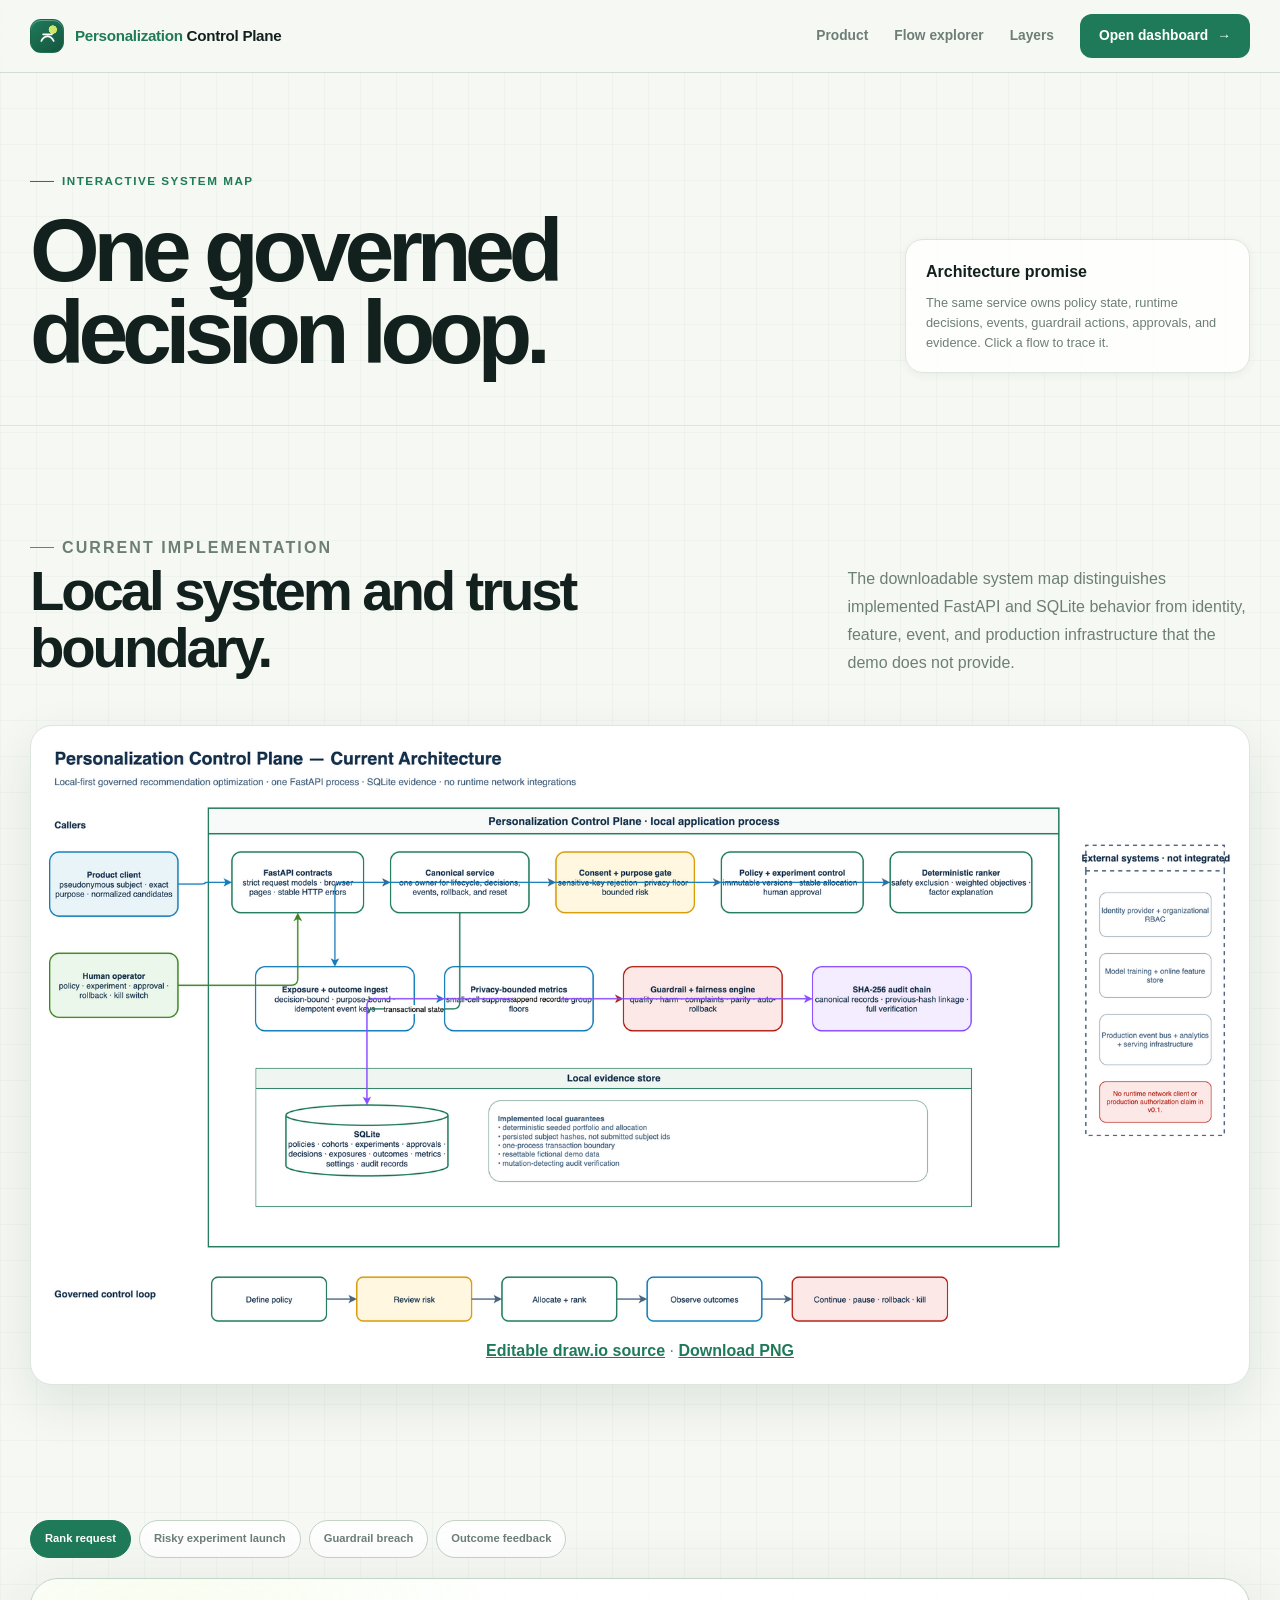
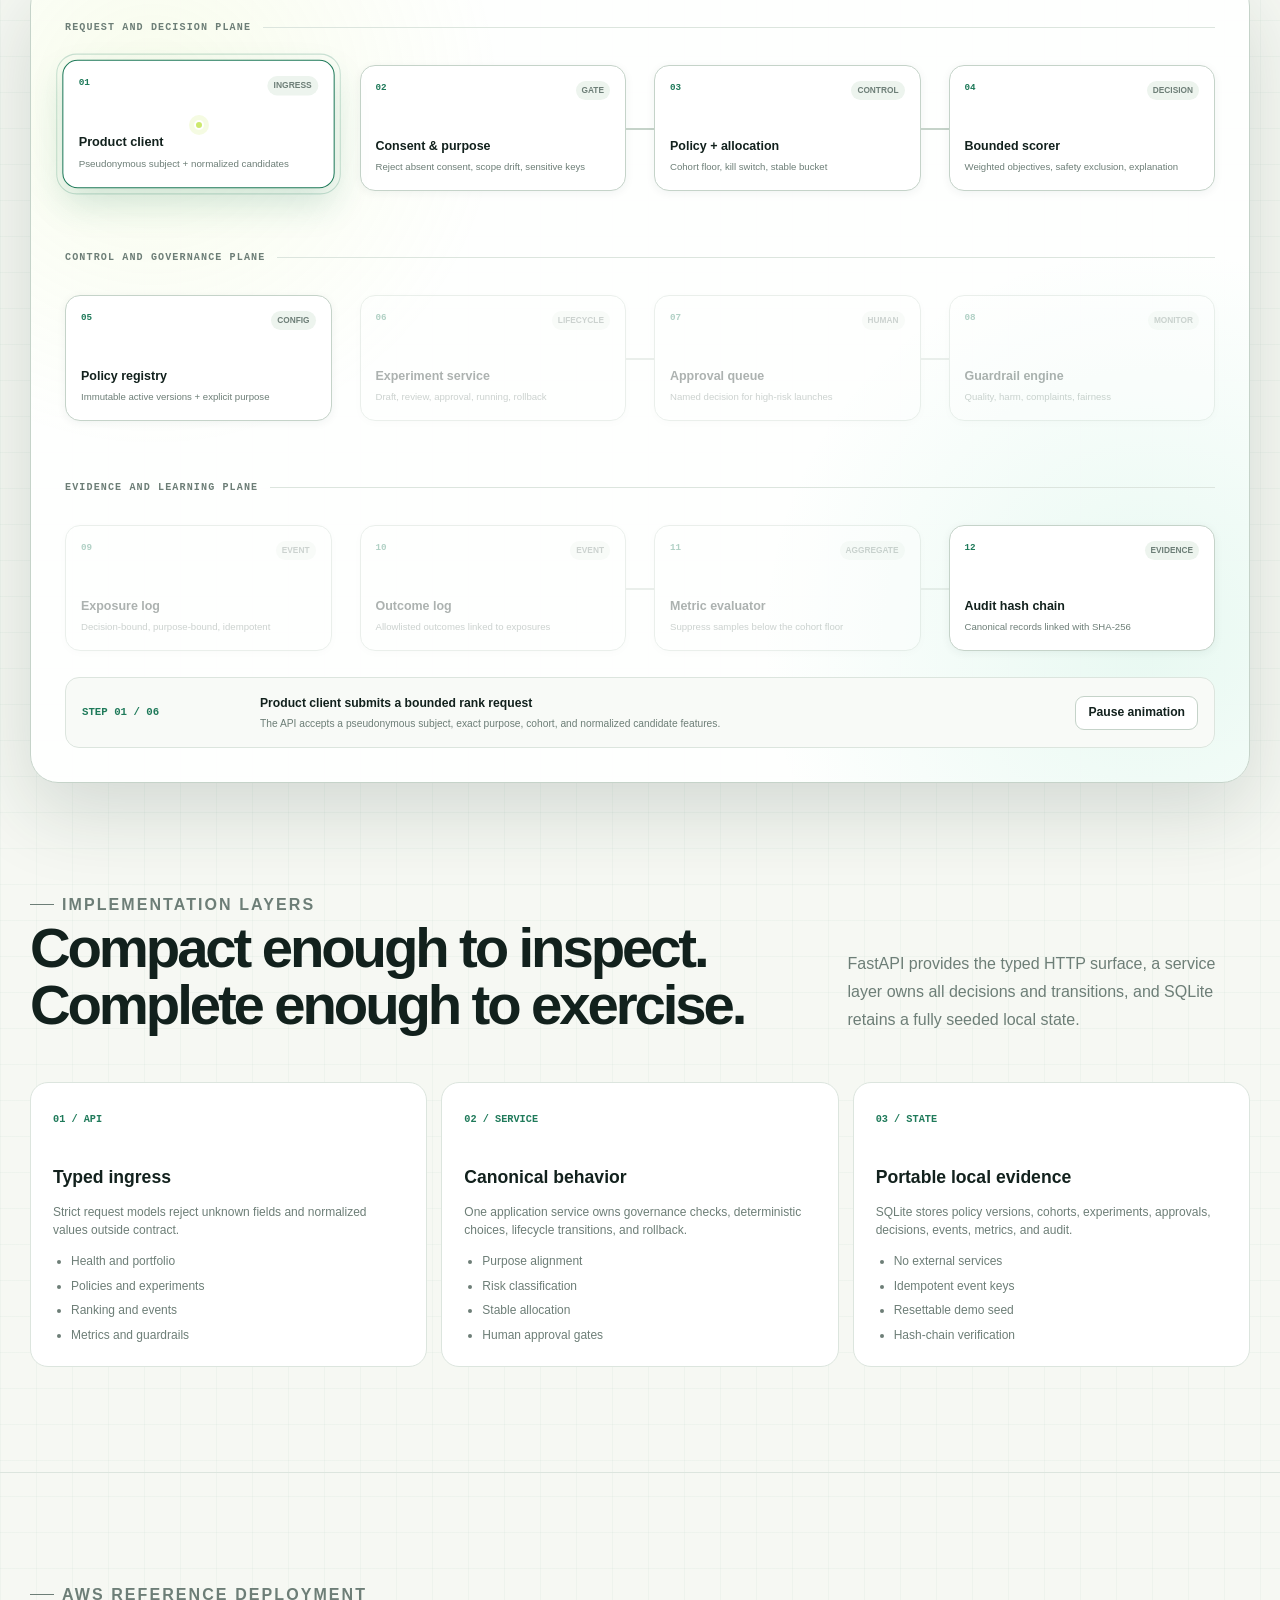
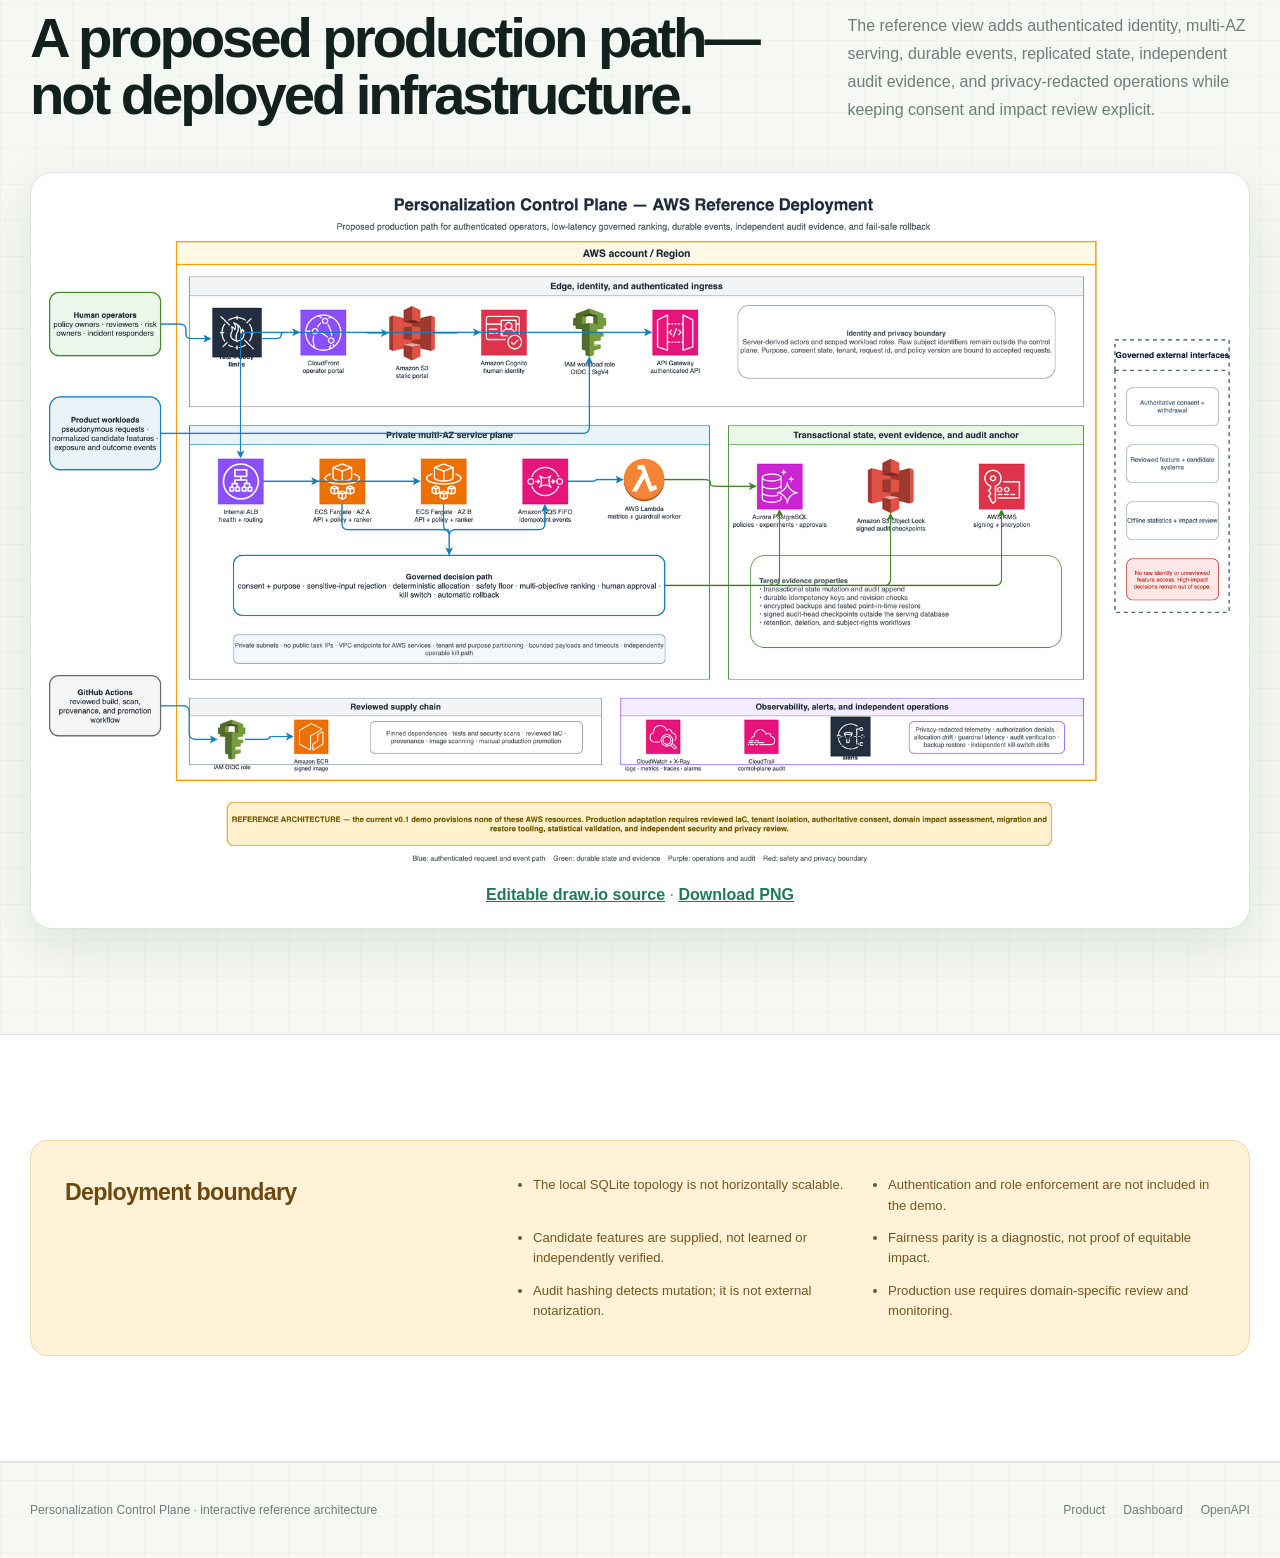
<file: site/architecture.html>
<!doctype html>
<html lang="en">
  <head>
    <meta charset="utf-8">
    <meta name="viewport" content="width=device-width, initial-scale=1">
    <meta name="description" content="Interactive architecture for the Personalization Control Plane recommendation, experiment, guardrail, approval, and audit flows.">
    <meta name="theme-color" content="#f6f8f3">
    <link rel="canonical" href="https://hk-775.github.io/personalization-control-plane/architecture.html">
    <title>Architecture · Personalization Control Plane</title>
    <link rel="icon" href="data:image/svg+xml,%3Csvg xmlns='http://www.w3.org/2000/svg' viewBox='0 0 32 32'%3E%3Crect width='32' height='32' rx='9' fill='%231f7a5a'/%3E%3Cpath d='M8 20c4-8 12-8 16 0M10 13h12' stroke='white' stroke-width='2.2' fill='none' stroke-linecap='round'/%3E%3C/svg%3E">
    <link rel="stylesheet" href="assets/styles.css">
    <script src="assets/site.js" defer></script>
    <script src="assets/architecture.js" defer></script>
  </head>
  <body class="architecture-body">
    <a class="skip-link" href="#main">Skip to content</a>
    <nav class="site-nav" aria-label="Primary navigation">
      <div class="container site-nav__inner">
        <a class="brand" href="./">
          <span class="brand__mark" aria-hidden="true">
            <svg viewBox="0 0 24 24" fill="none">
              <path d="M5 17c3.4-6.7 10.6-6.7 14 0M7 9.5h10" stroke="currentColor" stroke-width="2" stroke-linecap="round"/>
            </svg>
          </span>
          <span class="brand__text"><span>Personalization</span> Control Plane</span>
        </a>
        <button class="nav-toggle" type="button" aria-label="Toggle navigation" aria-expanded="false">☰</button>
        <div class="nav-links">
          <a href="./">Product</a>
          <a href="#flows">Flow explorer</a>
          <a href="#layers">Layers</a>
          <a href="./dashboard.html" class="button">Open dashboard <span aria-hidden="true">→</span></a>
        </div>
      </div>
    </nav>

    <main id="main">
      <section class="arch-hero">
        <div class="container arch-hero__grid">
          <div>
            <p class="eyebrow">Interactive system map</p>
            <h1>One governed decision loop.</h1>
          </div>
          <aside class="arch-hero__aside">
            <strong>Architecture promise</strong>
            <p>
              The same service owns policy state, runtime decisions, events,
              guardrail actions, approvals, and evidence. Click a flow to trace it.
            </p>
          </aside>
        </div>
      </section>

      <section class="section architecture-artifact-section">
        <div class="container">
          <div class="section-head">
            <div>
              <p class="eyebrow">Current implementation</p>
              <h2>Local system and trust boundary.</h2>
            </div>
            <p>
              The downloadable system map distinguishes implemented FastAPI and
              SQLite behavior from identity, feature, event, and production
              infrastructure that the demo does not provide.
            </p>
          </div>
          <figure class="architecture-figure">
            <img src="assets/system-architecture.png" width="1751" height="858" alt="Personalization Control Plane current architecture showing callers, local service components, SQLite evidence, and external systems that are not integrated">
            <figcaption>
              <a href="assets/system-architecture.drawio" download>Editable draw.io source</a>
              · <a href="assets/system-architecture.png" download>Download PNG</a>
            </figcaption>
          </figure>
        </div>
      </section>

      <section id="flows">
        <div class="container">
          <div class="flow-selector" role="tablist" aria-label="Architecture flows">
            <button type="button" class="is-active" data-flow="rank" role="tab">Rank request</button>
            <button type="button" data-flow="launch" role="tab">Risky experiment launch</button>
            <button type="button" data-flow="breach" role="tab">Guardrail breach</button>
            <button type="button" data-flow="outcome" role="tab">Outcome feedback</button>
          </div>

          <div class="architecture-canvas" id="architecture-canvas">
            <span class="arch-packet" id="arch-packet" aria-hidden="true"></span>
            <div class="arch-lanes">
              <div class="arch-lane-label">Request and decision plane</div>
              <article class="arch-node" data-node="client">
                <div class="arch-node__top"><span class="arch-node__code">01</span><span class="arch-node__badge">Ingress</span></div>
                <div><strong>Product client</strong><small>Pseudonymous subject + normalized candidates</small></div>
              </article>
              <article class="arch-node" data-node="consent">
                <div class="arch-node__top"><span class="arch-node__code">02</span><span class="arch-node__badge">Gate</span></div>
                <div><strong>Consent &amp; purpose</strong><small>Reject absent consent, scope drift, sensitive keys</small></div>
              </article>
              <article class="arch-node" data-node="allocation">
                <div class="arch-node__top"><span class="arch-node__code">03</span><span class="arch-node__badge">Control</span></div>
                <div><strong>Policy + allocation</strong><small>Cohort floor, kill switch, stable bucket</small></div>
              </article>
              <article class="arch-node no-arrow" data-node="scorer">
                <div class="arch-node__top"><span class="arch-node__code">04</span><span class="arch-node__badge">Decision</span></div>
                <div><strong>Bounded scorer</strong><small>Weighted objectives, safety exclusion, explanation</small></div>
              </article>

              <div class="arch-lane-label">Control and governance plane</div>
              <article class="arch-node" data-node="policy">
                <div class="arch-node__top"><span class="arch-node__code">05</span><span class="arch-node__badge">Config</span></div>
                <div><strong>Policy registry</strong><small>Immutable active versions + explicit purpose</small></div>
              </article>
              <article class="arch-node" data-node="experiment">
                <div class="arch-node__top"><span class="arch-node__code">06</span><span class="arch-node__badge">Lifecycle</span></div>
                <div><strong>Experiment service</strong><small>Draft, review, approval, running, rollback</small></div>
              </article>
              <article class="arch-node" data-node="approval">
                <div class="arch-node__top"><span class="arch-node__code">07</span><span class="arch-node__badge">Human</span></div>
                <div><strong>Approval queue</strong><small>Named decision for high-risk launches</small></div>
              </article>
              <article class="arch-node no-arrow" data-node="guardrail">
                <div class="arch-node__top"><span class="arch-node__code">08</span><span class="arch-node__badge">Monitor</span></div>
                <div><strong>Guardrail engine</strong><small>Quality, harm, complaints, fairness</small></div>
              </article>

              <div class="arch-lane-label">Evidence and learning plane</div>
              <article class="arch-node" data-node="exposure">
                <div class="arch-node__top"><span class="arch-node__code">09</span><span class="arch-node__badge">Event</span></div>
                <div><strong>Exposure log</strong><small>Decision-bound, purpose-bound, idempotent</small></div>
              </article>
              <article class="arch-node" data-node="outcome">
                <div class="arch-node__top"><span class="arch-node__code">10</span><span class="arch-node__badge">Event</span></div>
                <div><strong>Outcome log</strong><small>Allowlisted outcomes linked to exposures</small></div>
              </article>
              <article class="arch-node" data-node="metrics">
                <div class="arch-node__top"><span class="arch-node__code">11</span><span class="arch-node__badge">Aggregate</span></div>
                <div><strong>Metric evaluator</strong><small>Suppress samples below the cohort floor</small></div>
              </article>
              <article class="arch-node no-arrow" data-node="audit">
                <div class="arch-node__top"><span class="arch-node__code">12</span><span class="arch-node__badge">Evidence</span></div>
                <div><strong>Audit hash chain</strong><small>Canonical records linked with SHA-256</small></div>
              </article>
            </div>

            <div class="flow-inspector" aria-live="polite">
              <span class="flow-inspector__progress" id="flow-progress">STEP 01 / 06</span>
              <div>
                <strong id="flow-title">Product client submits a bounded rank request</strong>
                <p id="flow-description">The API accepts a pseudonymous subject, exact purpose, cohort, and normalized candidate features.</p>
              </div>
              <button type="button" class="button button--secondary button--small" id="flow-toggle">Pause animation</button>
            </div>
          </div>
        </div>
      </section>

      <section class="section" id="layers">
        <div class="container">
          <div class="section-head">
            <div>
              <p class="eyebrow">Implementation layers</p>
              <h2>Compact enough to inspect. Complete enough to exercise.</h2>
            </div>
            <p>
              FastAPI provides the typed HTTP surface, a service layer owns all
              decisions and transitions, and SQLite retains a fully seeded local state.
            </p>
          </div>
          <div class="arch-detail-grid">
            <article class="arch-detail-card">
              <span>01 / API</span>
              <h3>Typed ingress</h3>
              <p>Strict request models reject unknown fields and normalized values outside contract.</p>
              <ul><li>Health and portfolio</li><li>Policies and experiments</li><li>Ranking and events</li><li>Metrics and guardrails</li></ul>
            </article>
            <article class="arch-detail-card">
              <span>02 / SERVICE</span>
              <h3>Canonical behavior</h3>
              <p>One application service owns governance checks, deterministic choices, lifecycle transitions, and rollback.</p>
              <ul><li>Purpose alignment</li><li>Risk classification</li><li>Stable allocation</li><li>Human approval gates</li></ul>
            </article>
            <article class="arch-detail-card">
              <span>03 / STATE</span>
              <h3>Portable local evidence</h3>
              <p>SQLite stores policy versions, cohorts, experiments, approvals, decisions, events, metrics, and audit.</p>
              <ul><li>No external services</li><li>Idempotent event keys</li><li>Resettable demo seed</li><li>Hash-chain verification</li></ul>
            </article>
          </div>
        </div>
      </section>

      <section class="section architecture-artifact-section">
        <div class="container">
          <div class="section-head">
            <div>
              <p class="eyebrow">AWS reference deployment</p>
              <h2>A proposed production path—not deployed infrastructure.</h2>
            </div>
            <p>
              The reference view adds authenticated identity, multi-AZ serving,
              durable events, replicated state, independent audit evidence, and
              privacy-redacted operations while keeping consent and impact
              review explicit.
            </p>
          </div>
          <figure class="architecture-figure">
            <img src="assets/aws-reference-architecture.png" width="1953" height="1067" alt="Proposed AWS reference deployment for Personalization Control Plane showing authenticated ingress, Fargate service tasks, durable events, Aurora, audit evidence, and operations">
            <figcaption>
              <a href="assets/aws-reference-architecture.drawio" download>Editable draw.io source</a>
              · <a href="assets/aws-reference-architecture.png" download>Download PNG</a>
            </figcaption>
          </figure>
        </div>
      </section>

      <section class="section section--surface">
        <div class="container">
          <div class="limitations">
            <h2>Deployment boundary</h2>
            <ul>
              <li>The local SQLite topology is not horizontally scalable.</li>
              <li>Authentication and role enforcement are not included in the demo.</li>
              <li>Candidate features are supplied, not learned or independently verified.</li>
              <li>Fairness parity is a diagnostic, not proof of equitable impact.</li>
              <li>Audit hashing detects mutation; it is not external notarization.</li>
              <li>Production use requires domain-specific review and monitoring.</li>
            </ul>
          </div>
        </div>
      </section>
    </main>

    <footer class="footer">
      <div class="container footer__inner">
        <span>Personalization Control Plane · interactive reference architecture</span>
        <div class="footer__links">
          <a href="./">Product</a>
          <a href="./dashboard.html">Dashboard</a>
          <a href="/api/docs" data-local-api-link>OpenAPI</a>
        </div>
      </div>
    </footer>
  </body>
</html>
</file>
<file: site/assets/styles.css>
:root {
  --ink: #12211d;
  --ink-soft: #314941;
  --muted: #6d7e77;
  --paper: #f6f8f3;
  --surface: #ffffff;
  --surface-tint: #edf4ee;
  --line: #dce5de;
  --line-strong: #c5d3c9;
  --green: #1f7a5a;
  --green-dark: #14563f;
  --green-soft: #dff2e8;
  --mint: #69d5aa;
  --lime: #cce86d;
  --amber: #d9912b;
  --amber-soft: #fff2d7;
  --red: #ba4b4b;
  --red-soft: #fee9e5;
  --blue: #426e92;
  --blue-soft: #e6f0f8;
  --violet: #6557a5;
  --shadow-sm: 0 2px 10px rgba(23, 57, 44, 0.06);
  --shadow: 0 18px 50px rgba(23, 57, 44, 0.1);
  --shadow-lg: 0 28px 80px rgba(23, 57, 44, 0.16);
  --radius-sm: 10px;
  --radius: 18px;
  --radius-lg: 28px;
  --max: 1220px;
  --mono: "SFMono-Regular", Consolas, "Liberation Mono", monospace;
  --sans: Inter, ui-sans-serif, -apple-system, BlinkMacSystemFont, "Segoe UI", sans-serif;
}

* {
  box-sizing: border-box;
}

html {
  scroll-behavior: smooth;
}

body {
  margin: 0;
  background: var(--paper);
  color: var(--ink);
  font-family: var(--sans);
  line-height: 1.55;
  text-rendering: optimizeLegibility;
}

body::selection {
  background: var(--lime);
  color: var(--ink);
}

a {
  color: inherit;
}

button,
input,
select,
textarea {
  font: inherit;
}

button,
a {
  -webkit-tap-highlight-color: transparent;
}

button:focus-visible,
a:focus-visible,
input:focus-visible,
select:focus-visible,
textarea:focus-visible {
  outline: 3px solid rgba(31, 122, 90, 0.3);
  outline-offset: 3px;
}

.skip-link {
  position: fixed;
  top: -80px;
  left: 16px;
  z-index: 1000;
  padding: 10px 16px;
  border-radius: 0 0 10px 10px;
  background: var(--ink);
  color: #fff;
  text-decoration: none;
}

.skip-link:focus {
  top: 0;
}

.container {
  width: min(calc(100% - 40px), var(--max));
  margin: 0 auto;
}

.site-nav {
  position: sticky;
  top: 0;
  z-index: 100;
  border-bottom: 1px solid rgba(197, 211, 201, 0.72);
  background: rgba(246, 248, 243, 0.9);
  backdrop-filter: blur(18px);
}

.site-nav__inner {
  min-height: 72px;
  display: flex;
  align-items: center;
  justify-content: space-between;
  gap: 24px;
}

.brand {
  display: inline-flex;
  align-items: center;
  gap: 11px;
  color: var(--ink);
  font-size: 0.95rem;
  font-weight: 780;
  letter-spacing: -0.02em;
  text-decoration: none;
}

.brand__mark {
  width: 34px;
  height: 34px;
  display: grid;
  place-items: center;
  border: 1px solid rgba(31, 122, 90, 0.18);
  border-radius: 11px;
  background:
    radial-gradient(circle at 68% 30%, var(--lime) 0 13%, transparent 14%),
    linear-gradient(145deg, var(--green), var(--green-dark));
  box-shadow: inset 0 1px rgba(255, 255, 255, 0.3);
  color: white;
}

.brand__mark svg {
  width: 21px;
  height: 21px;
}

.brand__text span {
  color: var(--green);
}

.nav-links {
  display: flex;
  align-items: center;
  gap: 26px;
  margin-left: auto;
}

.nav-links a {
  color: var(--muted);
  font-size: 0.86rem;
  font-weight: 650;
  text-decoration: none;
  transition: color 0.2s ease;
}

.nav-links a:hover {
  color: var(--ink);
}

.nav-links a.button,
.nav-links a.button:hover {
  color: #fff !important;
}

.nav-toggle {
  display: none;
  width: 42px;
  height: 42px;
  border: 1px solid var(--line);
  border-radius: 12px;
  background: var(--surface);
  color: var(--ink);
  cursor: pointer;
}

.button {
  min-height: 44px;
  display: inline-flex;
  align-items: center;
  justify-content: center;
  gap: 9px;
  padding: 0 18px;
  border: 1px solid transparent;
  border-radius: 12px;
  background: var(--green);
  color: #fff;
  font-size: 0.87rem;
  font-weight: 730;
  text-decoration: none;
  cursor: pointer;
  transition:
    transform 0.2s ease,
    box-shadow 0.2s ease,
    background 0.2s ease;
}

.button:hover {
  transform: translateY(-1px);
  background: var(--green-dark);
  box-shadow: 0 10px 24px rgba(31, 122, 90, 0.2);
}

.button:disabled,
.button:disabled:hover {
  opacity: 0.58;
  cursor: not-allowed;
  transform: none;
  box-shadow: none;
}

.button--secondary {
  border-color: var(--line-strong);
  background: var(--surface);
  color: var(--ink);
}

.button--secondary:hover {
  background: var(--surface-tint);
  box-shadow: var(--shadow-sm);
}

.button--danger {
  background: var(--red);
}

.button--danger:hover {
  background: #963b3b;
  box-shadow: 0 10px 24px rgba(186, 75, 75, 0.22);
}

.button--warning {
  border-color: #efd5a8;
  background: var(--amber-soft);
  color: #7a4d0b;
}

.button--small {
  min-height: 34px;
  padding: 0 12px;
  border-radius: 9px;
  font-size: 0.76rem;
}

.eyebrow {
  display: inline-flex;
  align-items: center;
  gap: 8px;
  margin: 0 0 18px;
  color: var(--green);
  font-size: 0.73rem;
  font-weight: 800;
  letter-spacing: 0.13em;
  text-transform: uppercase;
}

.eyebrow::before {
  width: 24px;
  height: 1px;
  background: currentColor;
  content: "";
}

.hero {
  position: relative;
  overflow: hidden;
  padding: 94px 0 78px;
}

.hero::before,
.hero::after {
  position: absolute;
  border-radius: 999px;
  content: "";
  filter: blur(1px);
  pointer-events: none;
}

.hero::before {
  width: 520px;
  height: 520px;
  top: -260px;
  right: -130px;
  background: radial-gradient(circle, rgba(105, 213, 170, 0.28), transparent 68%);
}

.hero::after {
  width: 440px;
  height: 440px;
  bottom: -300px;
  left: -180px;
  background: radial-gradient(circle, rgba(204, 232, 109, 0.22), transparent 68%);
}

.hero__grid {
  position: relative;
  z-index: 1;
  display: grid;
  grid-template-columns: minmax(0, 1.02fr) minmax(450px, 0.98fr);
  align-items: center;
  gap: clamp(42px, 7vw, 94px);
}

.hero__copy,
.control-preview {
  min-width: 0;
}

.hero h1 {
  max-width: 760px;
  margin: 0;
  font-size: clamp(3.2rem, 6.7vw, 5rem);
  font-weight: 810;
  letter-spacing: -0.065em;
  line-height: 0.96;
  text-wrap: balance;
}

.hero h1 em {
  color: var(--green);
  font-style: normal;
}

.hero__lede {
  max-width: 670px;
  margin: 28px 0 0;
  color: var(--ink-soft);
  font-size: clamp(1.02rem, 1.8vw, 1.22rem);
  line-height: 1.75;
}

.hero__actions {
  display: flex;
  flex-wrap: wrap;
  gap: 12px;
  margin-top: 34px;
}

.hero__proof {
  display: flex;
  flex-wrap: wrap;
  gap: 8px 20px;
  margin: 28px 0 0;
  padding: 0;
  color: var(--muted);
  font-size: 0.78rem;
  list-style: none;
}

.hero__proof li {
  display: inline-flex;
  align-items: center;
  gap: 7px;
}

.hero__proof li::before {
  width: 7px;
  height: 7px;
  border-radius: 50%;
  background: var(--green);
  content: "";
}

.control-preview {
  position: relative;
  padding: 18px;
  border: 1px solid rgba(197, 211, 201, 0.86);
  border-radius: var(--radius-lg);
  background: rgba(255, 255, 255, 0.88);
  box-shadow: var(--shadow-lg);
  transform: rotate(1.2deg);
}

.control-preview::before {
  position: absolute;
  inset: -11px 30px auto;
  height: 11px;
  border-radius: 10px 10px 0 0;
  background: linear-gradient(90deg, var(--green), var(--mint), var(--lime));
  content: "";
  opacity: 0.72;
}

.preview__bar {
  display: flex;
  align-items: center;
  justify-content: space-between;
  gap: 16px;
  padding: 2px 3px 15px;
  border-bottom: 1px solid var(--line);
}

.preview__title {
  display: flex;
  align-items: center;
  gap: 9px;
  font-size: 0.83rem;
  font-weight: 760;
}

.live-dot {
  width: 8px;
  height: 8px;
  border-radius: 50%;
  background: var(--green);
  box-shadow: 0 0 0 6px rgba(31, 122, 90, 0.1);
  animation: livePulse 2.2s ease-in-out infinite;
}

@keyframes livePulse {
  50% {
    box-shadow: 0 0 0 10px rgba(31, 122, 90, 0.02);
    opacity: 0.66;
  }
}

.preview__status {
  color: var(--muted);
  font-family: var(--mono);
  font-size: 0.67rem;
}

.preview__metrics {
  display: grid;
  grid-template-columns: repeat(3, 1fr);
  gap: 10px;
  margin: 15px 0;
}

.preview-metric {
  padding: 13px;
  border: 1px solid var(--line);
  border-radius: 13px;
  background: var(--paper);
}

.preview-metric span {
  display: block;
  color: var(--muted);
  font-size: 0.62rem;
  font-weight: 700;
  letter-spacing: 0.06em;
  text-transform: uppercase;
}

.preview-metric strong {
  display: block;
  margin-top: 4px;
  font-size: 1.22rem;
}

.flow-stack {
  display: grid;
  gap: 8px;
}

.flow-row {
  display: grid;
  grid-template-columns: 34px 1fr auto;
  align-items: center;
  gap: 10px;
  padding: 11px 12px;
  border: 1px solid var(--line);
  border-radius: 13px;
  background: var(--surface);
}

.flow-row__icon {
  width: 32px;
  height: 32px;
  display: grid;
  place-items: center;
  border-radius: 10px;
  background: var(--green-soft);
  color: var(--green-dark);
  font-size: 0.78rem;
  font-weight: 800;
}

.flow-row strong {
  display: block;
  font-size: 0.75rem;
}

.flow-row small {
  display: block;
  margin-top: 2px;
  color: var(--muted);
  font-size: 0.64rem;
}

.status-pill {
  display: inline-flex;
  align-items: center;
  gap: 6px;
  padding: 4px 8px;
  border-radius: 999px;
  background: var(--green-soft);
  color: var(--green-dark);
  font-size: 0.62rem;
  font-weight: 760;
}

.status-pill--amber {
  background: var(--amber-soft);
  color: #82540f;
}

.status-pill--red {
  background: var(--red-soft);
  color: #8d3434;
}

.trust-bar {
  border-block: 1px solid var(--line);
  background: var(--surface);
}

.trust-bar__inner {
  min-height: 72px;
  display: grid;
  grid-template-columns: auto 1fr;
  align-items: center;
  gap: 38px;
}

.trust-bar strong {
  font-size: 0.76rem;
  letter-spacing: 0.08em;
  text-transform: uppercase;
}

.trust-list {
  display: flex;
  justify-content: space-between;
  gap: 20px;
  padding: 0;
  color: var(--muted);
  font-size: 0.78rem;
  font-weight: 650;
  list-style: none;
}

.section {
  padding: 105px 0;
}

.section--surface {
  border-block: 1px solid var(--line);
  background: var(--surface);
}

.section--dark {
  position: relative;
  overflow: hidden;
  background: var(--ink);
  color: #f4faf6;
}

.section--dark::before {
  position: absolute;
  width: 560px;
  height: 560px;
  right: -220px;
  bottom: -330px;
  border-radius: 50%;
  background: radial-gradient(circle, rgba(105, 213, 170, 0.22), transparent 68%);
  content: "";
}

.section-head {
  display: grid;
  grid-template-columns: minmax(0, 0.78fr) minmax(300px, 0.42fr);
  align-items: end;
  gap: 70px;
  margin-bottom: 48px;
}

.section-head h2,
.section-title {
  margin: 0;
  font-size: clamp(2.2rem, 4.4vw, 4.2rem);
  font-weight: 800;
  letter-spacing: -0.055em;
  line-height: 1.02;
}

.section-head p,
.section-copy {
  margin: 0;
  color: var(--muted);
  font-size: 1rem;
  line-height: 1.75;
}

.section--dark .section-head p,
.section--dark .section-copy {
  color: #aebeb6;
}

.loop-grid {
  display: grid;
  grid-template-columns: repeat(4, 1fr);
  gap: 14px;
}

.loop-card {
  position: relative;
  min-height: 280px;
  padding: 24px;
  overflow: hidden;
  border: 1px solid var(--line);
  border-radius: var(--radius);
  background: var(--surface);
  transition:
    transform 0.25s ease,
    box-shadow 0.25s ease,
    border-color 0.25s ease;
}

.loop-card:hover {
  transform: translateY(-4px);
  border-color: var(--line-strong);
  box-shadow: var(--shadow);
}

.loop-card__number {
  display: inline-flex;
  color: var(--green);
  font-family: var(--mono);
  font-size: 0.7rem;
  font-weight: 700;
}

.loop-card h3 {
  max-width: 190px;
  margin: 42px 0 12px;
  font-size: 1.18rem;
  letter-spacing: -0.025em;
  line-height: 1.2;
}

.loop-card p {
  margin: 0;
  color: var(--muted);
  font-size: 0.84rem;
}

.loop-card__line {
  position: absolute;
  width: 120px;
  height: 120px;
  right: -34px;
  bottom: -38px;
  border: 16px solid var(--green-soft);
  border-radius: 50%;
}

.principle-grid {
  display: grid;
  grid-template-columns: repeat(3, 1fr);
  gap: 14px;
}

.principle-card {
  min-height: 230px;
  padding: 24px;
  border: 1px solid rgba(255, 255, 255, 0.12);
  border-radius: var(--radius);
  background: rgba(255, 255, 255, 0.045);
}

.principle-card__icon {
  width: 42px;
  height: 42px;
  display: grid;
  place-items: center;
  border: 1px solid rgba(105, 213, 170, 0.25);
  border-radius: 13px;
  background: rgba(105, 213, 170, 0.1);
  color: var(--mint);
  font-family: var(--mono);
  font-size: 0.72rem;
  font-weight: 800;
}

.principle-card h3 {
  margin: 30px 0 8px;
  font-size: 1rem;
}

.principle-card p {
  margin: 0;
  color: #aebeb6;
  font-size: 0.82rem;
}

.domains {
  display: grid;
  grid-template-columns: repeat(3, 1fr);
  gap: 18px;
}

.domain-card {
  position: relative;
  min-height: 340px;
  padding: 25px;
  overflow: hidden;
  border: 1px solid var(--line);
  border-radius: var(--radius-lg);
  background: var(--surface);
}

.domain-card::after {
  position: absolute;
  width: 180px;
  height: 180px;
  right: -80px;
  bottom: -85px;
  border-radius: 50%;
  background: var(--domain-accent, var(--green-soft));
  content: "";
  opacity: 0.8;
}

.domain-card__label {
  color: var(--green);
  font-family: var(--mono);
  font-size: 0.68rem;
  font-weight: 800;
  letter-spacing: 0.08em;
  text-transform: uppercase;
}

.domain-card h3 {
  max-width: 260px;
  margin: 36px 0 12px;
  font-size: 1.5rem;
  letter-spacing: -0.035em;
}

.domain-card p {
  max-width: 290px;
  margin: 0;
  color: var(--muted);
  font-size: 0.86rem;
}

.domain-card__meta {
  position: absolute;
  z-index: 1;
  bottom: 24px;
  left: 24px;
  display: flex;
  flex-wrap: wrap;
  gap: 7px;
}

.tag {
  display: inline-flex;
  padding: 5px 9px;
  border: 1px solid var(--line);
  border-radius: 999px;
  background: rgba(255, 255, 255, 0.82);
  color: var(--ink-soft);
  font-size: 0.65rem;
  font-weight: 700;
}

.architecture-teaser {
  display: grid;
  grid-template-columns: minmax(0, 0.42fr) minmax(0, 0.58fr);
  gap: 72px;
  align-items: center;
}

.architecture-teaser__copy h2 {
  margin: 0 0 20px;
  font-size: clamp(2.4rem, 4.5vw, 4.6rem);
  letter-spacing: -0.06em;
  line-height: 0.98;
}

.architecture-teaser__copy p {
  margin: 0 0 28px;
  color: var(--muted);
  line-height: 1.8;
}

.mini-architecture {
  position: relative;
  display: grid;
  grid-template-columns: repeat(3, 1fr);
  gap: 14px;
  padding: 28px;
  border: 1px solid var(--line);
  border-radius: var(--radius-lg);
  background:
    linear-gradient(rgba(31, 122, 90, 0.04) 1px, transparent 1px),
    linear-gradient(90deg, rgba(31, 122, 90, 0.04) 1px, transparent 1px),
    var(--surface);
  background-size: 28px 28px;
  box-shadow: var(--shadow);
}

.mini-node {
  min-height: 116px;
  display: flex;
  flex-direction: column;
  justify-content: space-between;
  padding: 14px;
  border: 1px solid var(--line-strong);
  border-radius: 14px;
  background: rgba(255, 255, 255, 0.94);
}

.mini-node:nth-child(2),
.mini-node:nth-child(5) {
  border-color: rgba(31, 122, 90, 0.4);
  background: var(--green-soft);
}

.mini-node span {
  color: var(--muted);
  font-family: var(--mono);
  font-size: 0.6rem;
}

.mini-node strong {
  font-size: 0.78rem;
}

.limitations {
  display: grid;
  grid-template-columns: 0.35fr 0.65fr;
  gap: 70px;
  padding: 34px;
  border: 1px solid #efd7ae;
  border-radius: var(--radius);
  background: var(--amber-soft);
}

.limitations h2 {
  margin: 0;
  color: #6e480f;
  font-size: 1.45rem;
  letter-spacing: -0.03em;
}

.limitations ul {
  display: grid;
  grid-template-columns: repeat(2, 1fr);
  gap: 12px 28px;
  margin: 0;
  padding-left: 20px;
  color: #76551f;
  font-size: 0.82rem;
}

.cta-panel {
  position: relative;
  overflow: hidden;
  display: grid;
  grid-template-columns: 1fr auto;
  align-items: center;
  gap: 40px;
  padding: 50px;
  border-radius: var(--radius-lg);
  background: linear-gradient(130deg, var(--green-dark), #173d31);
  color: #fff;
  box-shadow: var(--shadow-lg);
}

.cta-panel::after {
  position: absolute;
  width: 300px;
  height: 300px;
  right: -100px;
  top: -130px;
  border: 52px solid rgba(204, 232, 109, 0.12);
  border-radius: 50%;
  content: "";
}

.cta-panel h2 {
  position: relative;
  z-index: 1;
  margin: 0;
  font-size: clamp(2rem, 4vw, 3.6rem);
  letter-spacing: -0.05em;
  line-height: 1;
}

.cta-panel p {
  position: relative;
  z-index: 1;
  max-width: 610px;
  margin: 15px 0 0;
  color: #c9d9d1;
}

.cta-panel .button {
  position: relative;
  z-index: 1;
  background: var(--lime);
  color: var(--ink);
}

.footer {
  padding: 38px 0;
  border-top: 1px solid var(--line);
}

.footer__inner {
  display: flex;
  justify-content: space-between;
  gap: 30px;
  color: var(--muted);
  font-size: 0.76rem;
}

.footer__links {
  display: flex;
  flex-wrap: wrap;
  gap: 18px;
}

.footer a {
  text-decoration: none;
}

.reveal {
  opacity: 1;
  transform: none;
}

/* Dashboard ------------------------------------------------------------- */

.dashboard-body {
  min-height: 100vh;
  overflow-x: hidden;
  background: #f2f5f0;
}

.dashboard-shell {
  min-height: 100vh;
  display: grid;
  grid-template-columns: 248px minmax(0, 1fr);
}

.sidebar {
  position: sticky;
  top: 0;
  height: 100vh;
  display: flex;
  flex-direction: column;
  padding: 22px 16px;
  border-right: 1px solid var(--line);
  background: #f8faf6;
}

.sidebar .brand {
  padding: 0 8px 22px;
}

.sidebar__label {
  margin: 14px 10px 8px;
  color: #90a098;
  font-size: 0.62rem;
  font-weight: 800;
  letter-spacing: 0.12em;
  text-transform: uppercase;
}

.dashboard-nav {
  display: grid;
  gap: 4px;
}

.dashboard-nav button {
  width: 100%;
  display: flex;
  align-items: center;
  gap: 11px;
  padding: 10px 12px;
  border: 0;
  border-radius: 10px;
  background: transparent;
  color: var(--muted);
  font-size: 0.78rem;
  font-weight: 660;
  text-align: left;
  cursor: pointer;
}

.dashboard-nav button:hover {
  background: #edf2ed;
  color: var(--ink);
}

.dashboard-nav button.is-active {
  background: var(--green-soft);
  color: var(--green-dark);
}

.nav-icon {
  width: 20px;
  display: inline-grid;
  place-items: center;
  font-family: var(--mono);
  font-size: 0.64rem;
  font-weight: 800;
}

.sidebar__footer {
  margin-top: auto;
  padding: 14px;
  border: 1px solid var(--line);
  border-radius: 14px;
  background: var(--surface);
}

.sidebar__footer strong {
  display: block;
  font-size: 0.72rem;
}

.sidebar__footer p {
  margin: 5px 0 0;
  color: var(--muted);
  font-size: 0.65rem;
}

.dashboard-main {
  min-width: 0;
}

.dashboard-topbar {
  position: sticky;
  top: 0;
  z-index: 50;
  min-height: 70px;
  display: flex;
  align-items: center;
  justify-content: space-between;
  gap: 20px;
  padding: 0 28px;
  border-bottom: 1px solid var(--line);
  background: rgba(242, 245, 240, 0.9);
  backdrop-filter: blur(16px);
}

.topbar__title {
  display: flex;
  align-items: center;
  gap: 12px;
}

.topbar__title h1 {
  margin: 0;
  font-size: 1rem;
  letter-spacing: -0.02em;
}

.topbar__title span {
  color: var(--muted);
  font-size: 0.7rem;
}

.topbar__actions {
  display: flex;
  align-items: center;
  gap: 9px;
}

.health-chip {
  display: inline-flex;
  align-items: center;
  gap: 7px;
  padding: 7px 10px;
  border: 1px solid var(--line);
  border-radius: 999px;
  background: var(--surface);
  color: var(--muted);
  font-size: 0.68rem;
  font-weight: 700;
}

.health-chip::before {
  width: 7px;
  height: 7px;
  border-radius: 50%;
  background: var(--green);
  content: "";
}

.dashboard-content {
  width: min(100%, 1460px);
  padding: 30px;
}

.dashboard-view {
  display: none;
  animation: viewIn 0.28s ease;
}

.dashboard-view.is-active {
  display: block;
}

@keyframes viewIn {
  from {
    opacity: 0;
    transform: translateY(6px);
  }
}

.view-head {
  display: flex;
  align-items: end;
  justify-content: space-between;
  gap: 30px;
  margin-bottom: 24px;
}

.view-head h2 {
  margin: 0;
  font-size: clamp(1.65rem, 3vw, 2.35rem);
  letter-spacing: -0.045em;
}

.view-head p {
  max-width: 650px;
  margin: 7px 0 0;
  color: var(--muted);
  font-size: 0.78rem;
}

.metric-grid {
  display: grid;
  grid-template-columns: repeat(4, 1fr);
  gap: 12px;
}

.metric-card {
  min-height: 132px;
  padding: 18px;
  border: 1px solid var(--line);
  border-radius: 16px;
  background: var(--surface);
  box-shadow: var(--shadow-sm);
}

.metric-card__label {
  display: flex;
  align-items: center;
  justify-content: space-between;
  gap: 12px;
  color: var(--muted);
  font-size: 0.68rem;
  font-weight: 700;
}

.metric-card__value {
  display: block;
  margin-top: 18px;
  font-size: 2rem;
  font-weight: 800;
  letter-spacing: -0.055em;
}

.metric-card__note {
  display: block;
  margin-top: 4px;
  color: var(--muted);
  font-size: 0.65rem;
}

.dashboard-grid {
  display: grid;
  grid-template-columns: minmax(0, 1.4fr) minmax(320px, 0.6fr);
  gap: 14px;
  margin-top: 14px;
}

.panel {
  min-width: 0;
  padding: 20px;
  border: 1px solid var(--line);
  border-radius: 16px;
  background: var(--surface);
  box-shadow: var(--shadow-sm);
}

.panel--flush {
  padding: 0;
  overflow: hidden;
}

.panel__head {
  display: flex;
  align-items: center;
  justify-content: space-between;
  gap: 18px;
  margin-bottom: 16px;
}

.panel__head h3 {
  margin: 0;
  font-size: 0.9rem;
}

.panel__head p {
  margin: 3px 0 0;
  color: var(--muted);
  font-size: 0.67rem;
}

.domain-list,
.activity-list,
.control-list {
  display: grid;
  gap: 9px;
}

.domain-row,
.activity-row,
.control-row {
  display: grid;
  grid-template-columns: auto 1fr auto;
  align-items: center;
  gap: 12px;
  padding: 12px;
  border: 1px solid var(--line);
  border-radius: 12px;
  background: #fbfcfa;
}

.domain-row__mark,
.activity-row__mark,
.control-row__mark {
  width: 34px;
  height: 34px;
  display: grid;
  place-items: center;
  border-radius: 10px;
  background: var(--green-soft);
  color: var(--green-dark);
  font-family: var(--mono);
  font-size: 0.64rem;
  font-weight: 800;
  text-transform: uppercase;
}

.domain-row strong,
.activity-row strong,
.control-row strong {
  display: block;
  font-size: 0.73rem;
}

.domain-row small,
.activity-row small,
.control-row small {
  display: block;
  margin-top: 2px;
  color: var(--muted);
  font-size: 0.62rem;
}

.table-wrap {
  max-width: 100%;
  overflow-x: auto;
}

.data-table {
  width: 100%;
  border-collapse: collapse;
  font-size: 0.72rem;
}

.data-table th {
  padding: 11px 14px;
  border-bottom: 1px solid var(--line);
  background: #f8faf7;
  color: var(--muted);
  font-size: 0.61rem;
  font-weight: 800;
  letter-spacing: 0.06em;
  text-align: left;
  text-transform: uppercase;
  white-space: nowrap;
}

.data-table td {
  padding: 13px 14px;
  border-bottom: 1px solid #edf1ed;
  vertical-align: top;
}

.data-table tbody tr:last-child td {
  border-bottom: 0;
}

.data-table tbody tr:hover {
  background: #fbfcfa;
}

.table-title {
  display: block;
  color: var(--ink);
  font-weight: 730;
}

.table-subtitle {
  display: block;
  max-width: 340px;
  margin-top: 3px;
  color: var(--muted);
  font-size: 0.63rem;
}

.state {
  display: inline-flex;
  align-items: center;
  gap: 5px;
  padding: 4px 8px;
  border-radius: 999px;
  background: #edf1ed;
  color: var(--ink-soft);
  font-size: 0.6rem;
  font-weight: 760;
  white-space: nowrap;
}

.state::before {
  width: 6px;
  height: 6px;
  border-radius: 50%;
  background: currentColor;
  content: "";
}

.state--running,
.state--active,
.state--approved,
.state--low,
.state--visible,
.state--passed,
.state--eligible {
  background: var(--green-soft);
  color: var(--green-dark);
}

.state--pending_approval,
.state--review,
.state--paused,
.state--high,
.state--suppressed,
.state--privacy_blocked {
  background: var(--amber-soft);
  color: #80520f;
}

.state--rolled_back,
.state--killed,
.state--denied,
.state--failed {
  background: var(--red-soft);
  color: #913b3b;
}

.policy-grid {
  display: grid;
  grid-template-columns: repeat(3, 1fr);
  gap: 13px;
}

.panel-heading-pad {
  margin: 0;
  padding: 18px 20px;
  border-bottom: 1px solid var(--line);
}

.panel-spaced {
  margin-top: 14px;
}

.inline-actions {
  display: flex;
  flex-wrap: wrap;
  gap: 6px;
}

.purpose-cell {
  min-width: 250px;
}

.hash-code {
  padding: 4px 6px;
  border-radius: 6px;
  background: #edf2ed;
  color: var(--green-dark);
  font-family: var(--mono);
  font-size: 0.62rem;
}

.kill-switch-card {
  display: grid;
  gap: 12px;
  padding: 16px;
  border: 1px solid var(--line);
  border-radius: 13px;
  background: #fbfcfa;
}

.kill-switch-card.is-active {
  border-color: #efc2bc;
  background: #fff7f5;
}

.kill-switch-card strong {
  font-size: 0.84rem;
}

.kill-switch-card p {
  margin: 0;
  color: var(--muted);
  font-size: 0.68rem;
}

.kill-switch-card .button {
  justify-self: start;
}

.policy-card {
  padding: 20px;
  border: 1px solid var(--line);
  border-radius: 16px;
  background: var(--surface);
  box-shadow: var(--shadow-sm);
}

.policy-card__top {
  display: flex;
  align-items: start;
  justify-content: space-between;
  gap: 14px;
}

.policy-card h3 {
  margin: 0;
  font-size: 0.91rem;
  letter-spacing: -0.02em;
}

.policy-card__purpose {
  min-height: 46px;
  margin: 8px 0 18px;
  color: var(--muted);
  font-size: 0.67rem;
}

.weight-list {
  display: grid;
  gap: 8px;
}

.weight-row {
  display: grid;
  grid-template-columns: 88px 1fr 34px;
  align-items: center;
  gap: 8px;
  font-size: 0.62rem;
}

.weight-bar {
  height: 6px;
  overflow: hidden;
  border-radius: 999px;
  background: #edf1ed;
}

.weight-bar span {
  height: 100%;
  display: block;
  border-radius: inherit;
  background: linear-gradient(90deg, var(--green), var(--mint));
}

.policy-card__footer {
  display: flex;
  justify-content: space-between;
  gap: 12px;
  margin-top: 18px;
  padding-top: 14px;
  border-top: 1px solid var(--line);
  color: var(--muted);
  font-size: 0.62rem;
}

.governance-grid {
  display: grid;
  grid-template-columns: repeat(3, 1fr);
  gap: 13px;
}

.governance-card {
  min-height: 190px;
  padding: 20px;
  border: 1px solid var(--line);
  border-radius: 16px;
  background: var(--surface);
}

.governance-card strong {
  display: block;
  margin-top: 28px;
  font-size: 0.88rem;
}

.governance-card p {
  margin: 7px 0 0;
  color: var(--muted);
  font-size: 0.67rem;
}

.guardrail-meter {
  height: 8px;
  margin-top: 20px;
  overflow: hidden;
  border-radius: 999px;
  background: #edf1ed;
}

.guardrail-meter span {
  height: 100%;
  display: block;
  border-radius: inherit;
  background: var(--green);
}

.demo-grid {
  display: grid;
  grid-template-columns: 340px minmax(0, 1fr);
  gap: 14px;
}

.scenario-list {
  display: grid;
  gap: 9px;
}

.scenario-button {
  width: 100%;
  display: grid;
  grid-template-columns: 34px 1fr auto;
  align-items: center;
  gap: 10px;
  padding: 12px;
  border: 1px solid var(--line);
  border-radius: 12px;
  background: #fbfcfa;
  color: var(--ink);
  text-align: left;
  cursor: pointer;
  transition:
    border-color 0.2s ease,
    background 0.2s ease;
}

.scenario-button:hover,
.scenario-button.is-active {
  border-color: rgba(31, 122, 90, 0.38);
  background: var(--green-soft);
}

.scenario-button__number {
  width: 32px;
  height: 32px;
  display: grid;
  place-items: center;
  border-radius: 9px;
  background: var(--surface);
  color: var(--green);
  font-family: var(--mono);
  font-size: 0.65rem;
  font-weight: 800;
}

.scenario-button strong {
  display: block;
  font-size: 0.71rem;
}

.scenario-button small {
  display: block;
  margin-top: 2px;
  color: var(--muted);
  font-size: 0.59rem;
}

.demo-stage {
  min-height: 520px;
  padding: 24px;
  overflow: hidden;
  border: 1px solid var(--line);
  border-radius: 16px;
  background:
    radial-gradient(circle at 85% 0, rgba(105, 213, 170, 0.16), transparent 35%),
    var(--surface);
  box-shadow: var(--shadow-sm);
}

.demo-stage__empty {
  min-height: 470px;
  display: grid;
  place-items: center;
  color: var(--muted);
  text-align: center;
}

.demo-stage__empty div {
  max-width: 360px;
}

.demo-stage__empty strong {
  display: block;
  color: var(--ink);
  font-size: 1rem;
}

.demo-stage__empty p {
  margin: 8px 0 0;
  font-size: 0.72rem;
}

.demo-result h3 {
  margin: 0;
  font-size: 1.25rem;
  letter-spacing: -0.03em;
}

.talk-track {
  display: grid;
  gap: 8px;
  margin: 18px 0;
  padding: 0;
  list-style: none;
}

.talk-track li {
  display: grid;
  grid-template-columns: 22px 1fr;
  gap: 9px;
  color: var(--ink-soft);
  font-size: 0.7rem;
}

.talk-track li::before {
  width: 20px;
  height: 20px;
  display: grid;
  place-items: center;
  border-radius: 50%;
  background: var(--green-soft);
  color: var(--green-dark);
  content: "✓";
  font-size: 0.62rem;
  font-weight: 800;
}

.json-view {
  max-height: 340px;
  margin: 0;
  padding: 16px;
  overflow: auto;
  border: 1px solid var(--line);
  border-radius: 12px;
  background: #10231c;
  color: #d9f2e5;
  font-family: var(--mono);
  font-size: 0.63rem;
  line-height: 1.65;
  white-space: pre-wrap;
}

.skeleton {
  min-height: 80px;
  overflow: hidden;
  border-radius: 12px;
  background: linear-gradient(90deg, #edf1ed 25%, #f8faf7 45%, #edf1ed 65%);
  background-size: 220% 100%;
  animation: skeleton 1.4s infinite linear;
}

@keyframes skeleton {
  to {
    background-position: -220% 0;
  }
}

.toast-region {
  position: fixed;
  z-index: 300;
  right: 22px;
  bottom: 22px;
  display: grid;
  gap: 9px;
}

.toast {
  width: min(360px, calc(100vw - 44px));
  padding: 13px 15px;
  border: 1px solid var(--line);
  border-radius: 12px;
  background: var(--surface);
  box-shadow: var(--shadow);
  color: var(--ink-soft);
  font-size: 0.7rem;
  animation: toastIn 0.25s ease;
}

.toast strong {
  display: block;
  margin-bottom: 2px;
  color: var(--ink);
}

.toast--error {
  border-color: #efc2bc;
  background: #fff7f5;
}

@keyframes toastIn {
  from {
    opacity: 0;
    transform: translateY(8px);
  }
}

.mobile-dashboard-toggle {
  display: none;
}

/* Architecture ---------------------------------------------------------- */

.architecture-body {
  background:
    linear-gradient(rgba(31, 122, 90, 0.035) 1px, transparent 1px),
    linear-gradient(90deg, rgba(31, 122, 90, 0.035) 1px, transparent 1px),
    var(--paper);
  background-size: 36px 36px;
}

.arch-hero {
  padding: 92px 0 52px;
}

.arch-hero__grid {
  display: grid;
  grid-template-columns: minmax(0, 0.7fr) minmax(280px, 0.3fr);
  align-items: end;
  gap: 70px;
}

.arch-hero h1 {
  max-width: 850px;
  margin: 0;
  font-size: clamp(3rem, 7vw, 6.8rem);
  letter-spacing: -0.07em;
  line-height: 0.92;
}

.arch-hero__aside {
  padding: 20px;
  border: 1px solid var(--line);
  border-radius: var(--radius);
  background: rgba(255, 255, 255, 0.85);
  box-shadow: var(--shadow-sm);
}

.arch-hero__aside p {
  margin: 0;
  color: var(--muted);
  font-size: 0.8rem;
}

.arch-hero__aside strong {
  display: block;
  margin-bottom: 8px;
  color: var(--ink);
}

.flow-selector {
  display: flex;
  flex-wrap: wrap;
  gap: 8px;
  margin: 30px 0 20px;
}

.flow-selector button {
  min-height: 38px;
  padding: 0 14px;
  border: 1px solid var(--line-strong);
  border-radius: 999px;
  background: rgba(255, 255, 255, 0.84);
  color: var(--muted);
  font-size: 0.7rem;
  font-weight: 720;
  cursor: pointer;
}

.flow-selector button:hover,
.flow-selector button.is-active {
  border-color: var(--green);
  background: var(--green);
  color: #fff;
}

.architecture-canvas {
  position: relative;
  min-height: 690px;
  padding: 34px;
  overflow: hidden;
  border: 1px solid var(--line-strong);
  border-radius: var(--radius-lg);
  background: rgba(255, 255, 255, 0.94);
  box-shadow: var(--shadow-lg);
}

.architecture-canvas::before {
  position: absolute;
  inset: 0;
  background:
    radial-gradient(circle at 10% 15%, rgba(204, 232, 109, 0.12), transparent 27%),
    radial-gradient(circle at 92% 82%, rgba(105, 213, 170, 0.15), transparent 30%);
  content: "";
  pointer-events: none;
}

.arch-lanes {
  position: relative;
  z-index: 1;
  display: grid;
  grid-template-columns: repeat(4, minmax(0, 1fr));
  gap: 52px 28px;
}

.arch-lane-label {
  grid-column: 1 / -1;
  display: flex;
  align-items: center;
  gap: 12px;
  margin-bottom: -30px;
  color: var(--muted);
  font-family: var(--mono);
  font-size: 0.63rem;
  font-weight: 800;
  letter-spacing: 0.11em;
  text-transform: uppercase;
}

.arch-lane-label::after {
  height: 1px;
  flex: 1;
  background: var(--line);
  content: "";
}

.arch-node {
  position: relative;
  min-height: 126px;
  display: flex;
  flex-direction: column;
  justify-content: space-between;
  padding: 15px;
  border: 1px solid var(--line-strong);
  border-radius: 15px;
  background: #fff;
  box-shadow: var(--shadow-sm);
  transition:
    transform 0.3s ease,
    border-color 0.3s ease,
    box-shadow 0.3s ease,
    opacity 0.3s ease;
}

.arch-node::after {
  position: absolute;
  width: 28px;
  height: 2px;
  top: 50%;
  right: -29px;
  background: var(--line-strong);
  content: "";
}

.arch-node:nth-of-type(4n + 1)::after,
.arch-node.no-arrow::after {
  display: none;
}

.arch-node__top {
  display: flex;
  align-items: start;
  justify-content: space-between;
  gap: 8px;
}

.arch-node__code {
  color: var(--green);
  font-family: var(--mono);
  font-size: 0.58rem;
  font-weight: 800;
}

.arch-node__badge {
  padding: 3px 6px;
  border-radius: 999px;
  background: var(--surface-tint);
  color: var(--muted);
  font-size: 0.52rem;
  font-weight: 800;
  text-transform: uppercase;
}

.arch-node strong {
  display: block;
  font-size: 0.78rem;
}

.arch-node small {
  display: block;
  margin-top: 4px;
  color: var(--muted);
  font-size: 0.6rem;
}

.arch-node.is-muted {
  opacity: 0.34;
}

.arch-node.is-active {
  z-index: 2;
  transform: translateY(-4px) scale(1.02);
  border-color: var(--green);
  box-shadow: 0 16px 34px rgba(31, 122, 90, 0.18);
}

.arch-node.is-active::before {
  position: absolute;
  inset: -7px;
  border: 1px solid rgba(31, 122, 90, 0.22);
  border-radius: 20px;
  content: "";
  animation: nodePulse 1s ease-out infinite;
}

.arch-node.is-complete {
  border-color: rgba(31, 122, 90, 0.45);
  background: #f5fbf7;
}

.arch-node.is-danger {
  border-color: var(--red);
  background: var(--red-soft);
}

@keyframes nodePulse {
  to {
    inset: -15px;
    opacity: 0;
  }
}

.arch-packet {
  position: absolute;
  z-index: 3;
  width: 10px;
  height: 10px;
  border: 2px solid #fff;
  border-radius: 50%;
  background: var(--lime);
  box-shadow: 0 0 0 5px rgba(204, 232, 109, 0.2);
  pointer-events: none;
  transition:
    left 0.55s cubic-bezier(0.2, 0.8, 0.2, 1),
    top 0.55s cubic-bezier(0.2, 0.8, 0.2, 1);
  display: none;
}

.arch-packet.is-ready {
  display: block;
}

.flow-inspector {
  position: relative;
  z-index: 1;
  display: grid;
  grid-template-columns: 160px 1fr auto;
  align-items: center;
  gap: 18px;
  margin-top: 26px;
  padding: 16px;
  border: 1px solid var(--line);
  border-radius: 14px;
  background: #f8faf7;
}

.flow-inspector__progress {
  color: var(--green);
  font-family: var(--mono);
  font-size: 0.67rem;
  font-weight: 800;
}

.flow-inspector strong {
  display: block;
  font-size: 0.76rem;
}

.flow-inspector p {
  margin: 3px 0 0;
  color: var(--muted);
  font-size: 0.64rem;
}

.arch-detail-grid {
  display: grid;
  grid-template-columns: repeat(3, 1fr);
  gap: 14px;
}

.arch-detail-card {
  min-height: 250px;
  padding: 22px;
  border: 1px solid var(--line);
  border-radius: var(--radius);
  background: var(--surface);
}

.arch-detail-card span {
  color: var(--green);
  font-family: var(--mono);
  font-size: 0.64rem;
  font-weight: 800;
}

.arch-detail-card h3 {
  margin: 34px 0 10px;
  font-size: 1.1rem;
}

.arch-detail-card p,
.arch-detail-card li {
  color: var(--muted);
  font-size: 0.75rem;
}

.arch-detail-card ul {
  display: grid;
  gap: 6px;
  margin: 12px 0 0;
  padding-left: 18px;
}

@media (max-width: 1100px) {
  .hero__grid {
    grid-template-columns: minmax(0, 1fr);
  }

  .hero__copy {
    max-width: 850px;
  }

  .control-preview {
    max-width: 720px;
    transform: none;
  }

  .loop-grid {
    grid-template-columns: repeat(2, 1fr);
  }

  .principle-grid,
  .policy-grid,
  .governance-grid {
    grid-template-columns: repeat(2, 1fr);
  }

  .architecture-teaser {
    grid-template-columns: 1fr;
  }

  .metric-grid {
    grid-template-columns: repeat(2, 1fr);
  }

  .dashboard-grid {
    grid-template-columns: 1fr;
  }

  .arch-lanes {
    grid-template-columns: repeat(3, minmax(0, 1fr));
  }

  .arch-node::after {
    display: none;
  }
}

@media (max-width: 850px) {
  .nav-toggle {
    display: grid;
    place-items: center;
  }

  .nav-links {
    position: absolute;
    top: 72px;
    right: 20px;
    left: 20px;
    display: none;
    align-items: stretch;
    padding: 16px;
    border: 1px solid var(--line);
    border-radius: 14px;
    background: var(--surface);
    box-shadow: var(--shadow);
  }

  .nav-links.is-open {
    display: grid;
  }

  .nav-links .button {
    margin-top: 4px;
  }

  .section-head,
  .arch-hero__grid {
    grid-template-columns: 1fr;
    gap: 24px;
  }

  .domains {
    grid-template-columns: 1fr;
  }

  .domain-card {
    min-height: 280px;
  }

  .limitations {
    grid-template-columns: 1fr;
    gap: 22px;
  }

  .cta-panel {
    grid-template-columns: 1fr;
    padding: 38px;
  }

  .dashboard-shell {
    display: block;
  }

  .sidebar {
    position: fixed;
    z-index: 120;
    width: 248px;
    transform: translateX(-105%);
    transition: transform 0.25s ease;
    box-shadow: var(--shadow);
  }

  .sidebar.is-open {
    transform: none;
  }

  .mobile-dashboard-toggle {
    width: 38px;
    height: 38px;
    display: grid;
    place-items: center;
    border: 1px solid var(--line);
    border-radius: 10px;
    background: var(--surface);
    cursor: pointer;
  }

  .dashboard-topbar {
    padding: 0 18px;
  }

  .topbar__title span,
  .health-chip {
    display: none;
  }

  .dashboard-content {
    padding: 22px 18px;
  }

  .policy-grid,
  .governance-grid {
    grid-template-columns: 1fr;
  }

  .demo-grid {
    grid-template-columns: 1fr;
  }

  .arch-lanes {
    grid-template-columns: repeat(2, minmax(0, 1fr));
  }

  .flow-inspector {
    grid-template-columns: 1fr;
  }

  .arch-detail-grid {
    grid-template-columns: 1fr;
  }
}

@media (max-width: 620px) {
  .container {
    width: min(calc(100% - 28px), var(--max));
  }

  .brand__text {
    max-width: 190px;
    line-height: 1.15;
  }

  .hero {
    padding: 66px 0 60px;
  }

  .hero h1 {
    font-size: clamp(1.8rem, 9vw, 3.4rem);
    letter-spacing: -0.055em;
    line-height: 1;
  }

  .hero .eyebrow {
    width: 100%;
    align-items: flex-start;
    font-size: 0.64rem;
    letter-spacing: 0.08em;
    line-height: 1.45;
  }

  .hero .eyebrow::before {
    flex: 0 0 20px;
    margin-top: 0.65em;
  }

  .hero .eyebrow > span {
    min-width: 0;
    flex: 1;
  }

  .hero__actions {
    display: grid;
    grid-template-columns: 1fr;
  }

  .hero__actions .button {
    width: 100%;
  }

  .control-preview {
    width: 100%;
    padding: 13px;
    border-radius: 20px;
  }

  .preview__bar {
    align-items: flex-start;
    flex-direction: column;
    gap: 6px;
  }

  .preview__metrics {
    grid-template-columns: 1fr;
  }

  .flow-row {
    grid-template-columns: 34px minmax(0, 1fr);
  }

  .flow-row .status-pill {
    grid-column: 2;
    justify-self: start;
  }

  .trust-bar__inner {
    grid-template-columns: 1fr;
    gap: 12px;
    padding: 20px 0;
  }

  .trust-list {
    display: grid;
    grid-template-columns: repeat(2, 1fr);
  }

  .section {
    padding: 76px 0;
  }

  .loop-grid,
  .principle-grid,
  .metric-grid {
    grid-template-columns: 1fr;
  }

  .mini-architecture {
    grid-template-columns: repeat(2, 1fr);
    padding: 18px;
  }

  .limitations ul {
    grid-template-columns: 1fr;
  }

  .footer__inner {
    display: grid;
  }

  .view-head {
    align-items: start;
    flex-direction: column;
  }

  .topbar__actions .button span {
    display: none;
  }

  .arch-hero {
    padding-top: 64px;
  }

  .architecture-canvas {
    min-height: 760px;
    padding: 20px;
  }

  .arch-lanes {
    grid-template-columns: 1fr;
  }
}

.architecture-artifact-section {
  border-top: 1px solid var(--line);
}

.architecture-figure {
  margin: 34px 0 0;
  padding: 18px;
  border: 1px solid var(--line);
  border-radius: 22px;
  background: #fff;
  box-shadow: var(--shadow);
}

.architecture-figure img {
  display: block;
  width: 100%;
  height: auto;
  border-radius: 12px;
}

.architecture-figure figcaption {
  padding: 16px 4px 2px;
  color: var(--muted);
  text-align: center;
}

.architecture-figure a {
  color: var(--green);
  font-weight: 700;
}

@media (prefers-reduced-motion: reduce) {
  *,
  *::before,
  *::after {
    scroll-behavior: auto !important;
    animation-duration: 0.01ms !important;
    animation-iteration-count: 1 !important;
    transition-duration: 0.01ms !important;
  }
}
</file>
